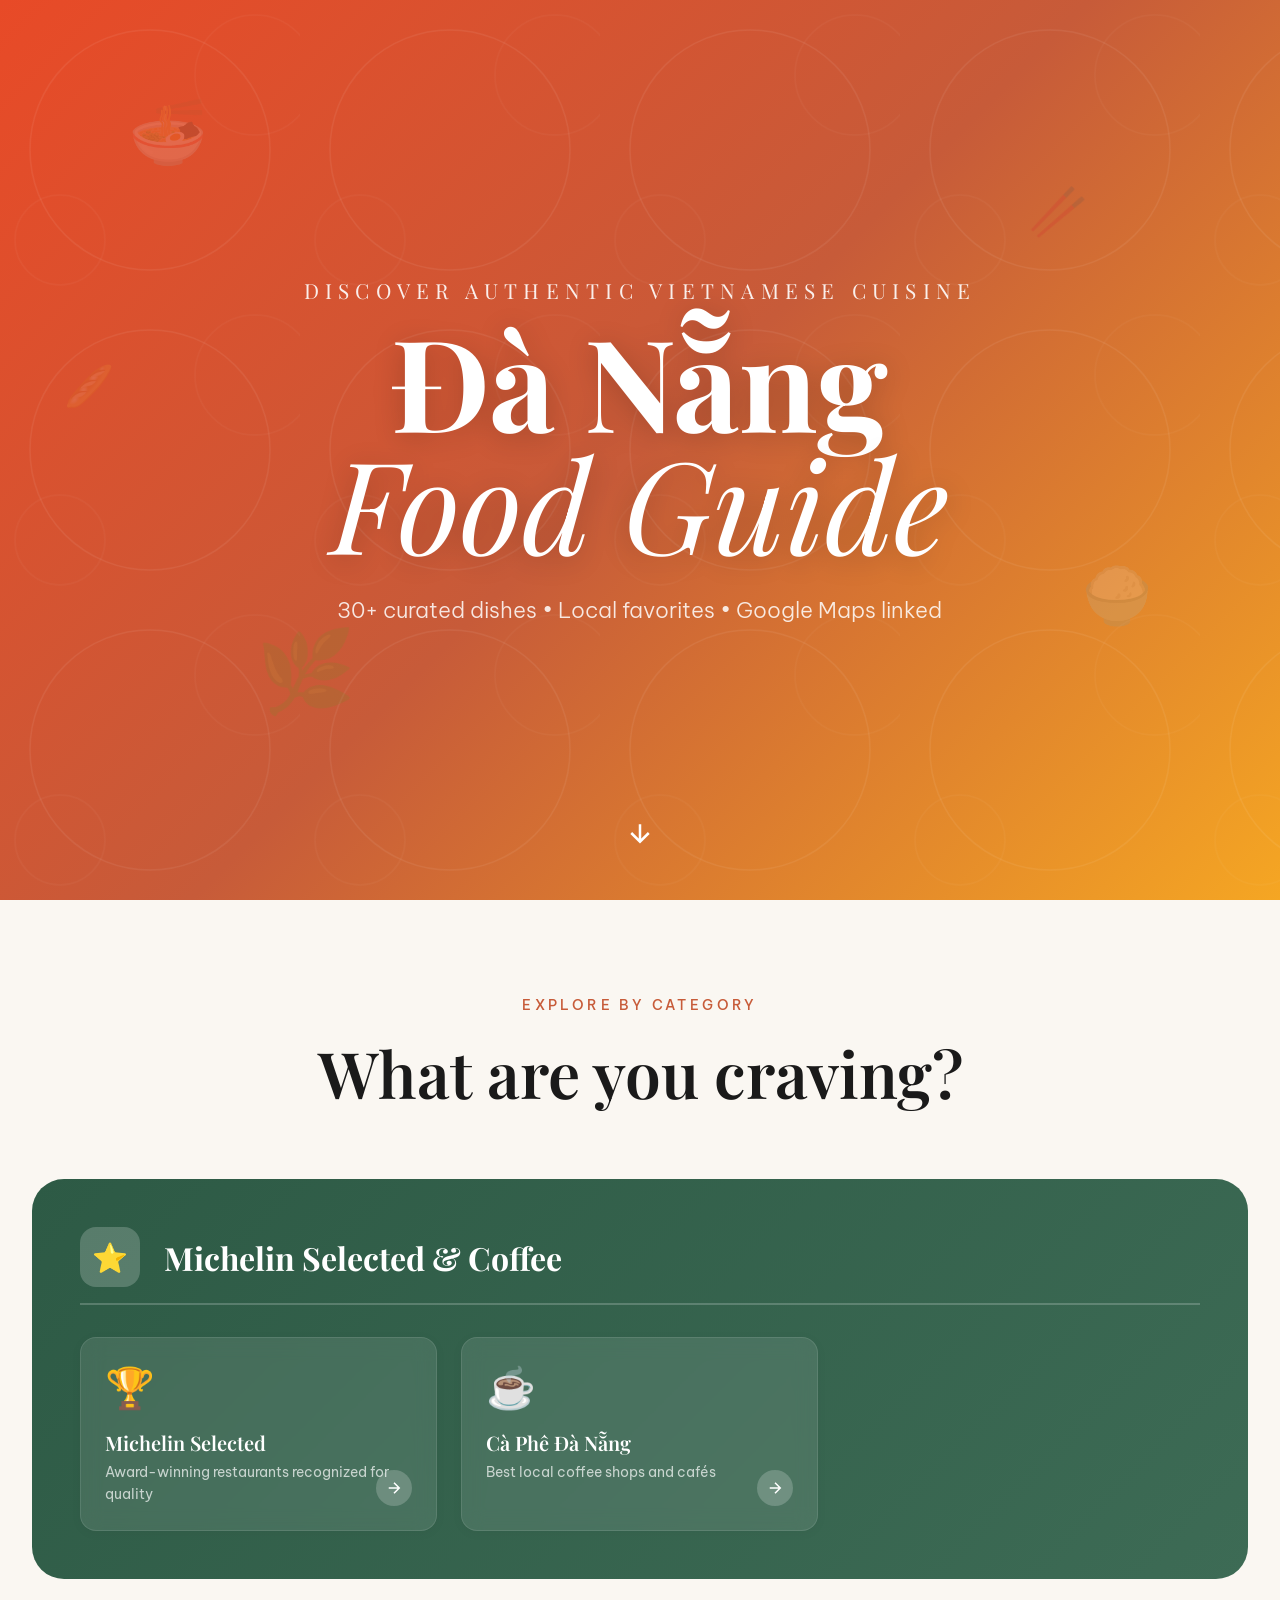
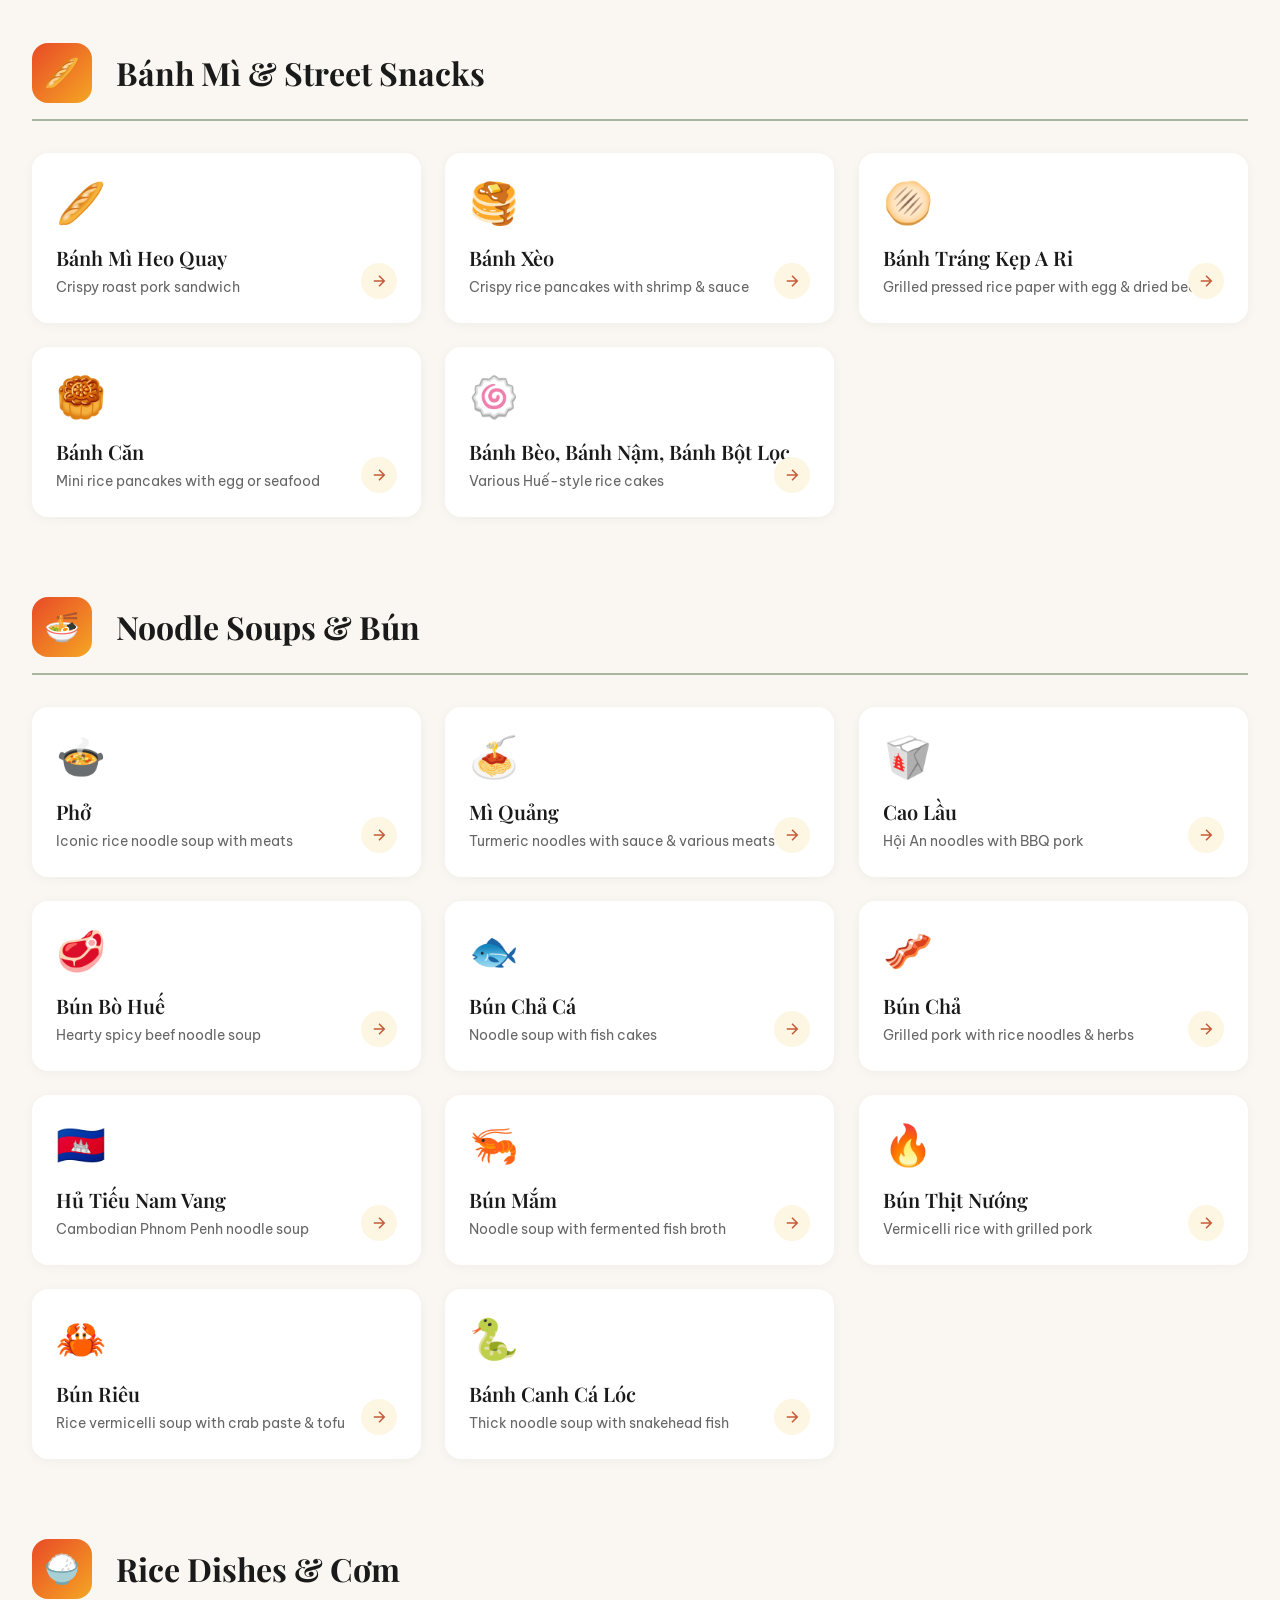
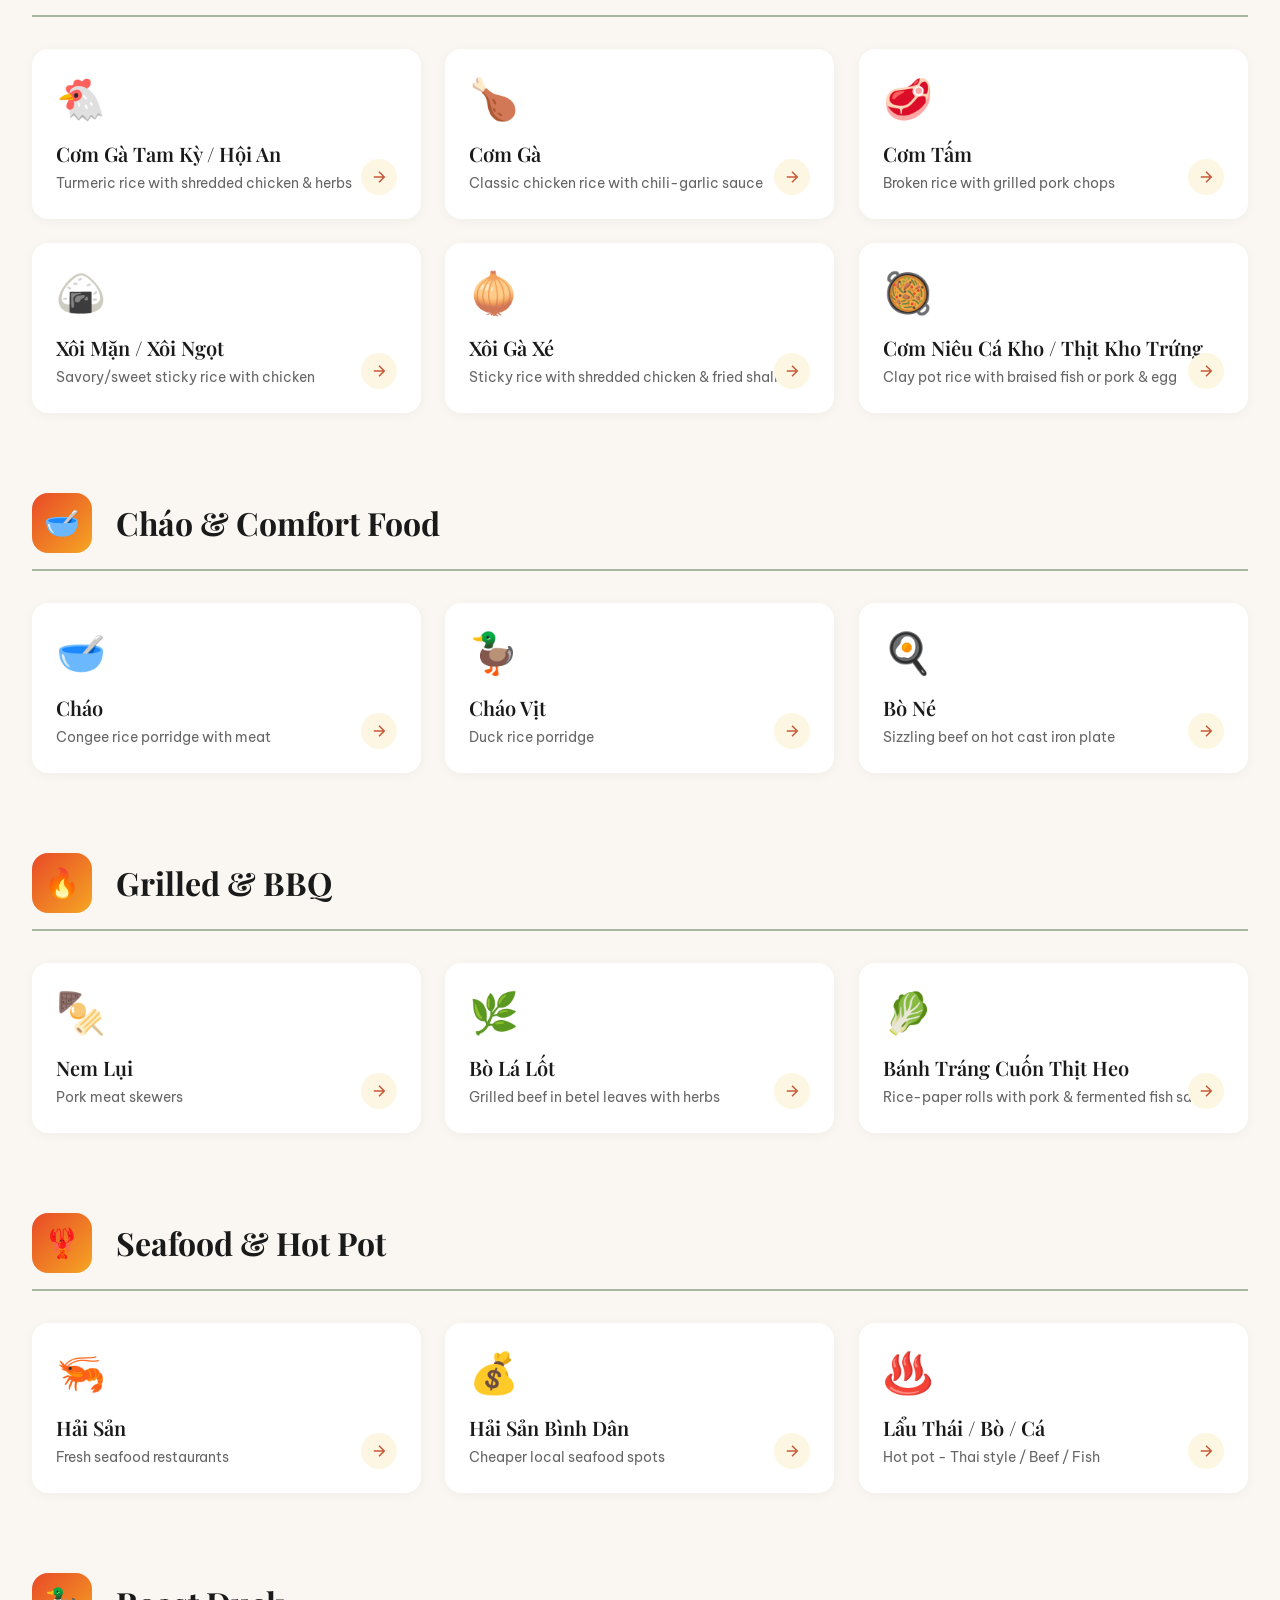
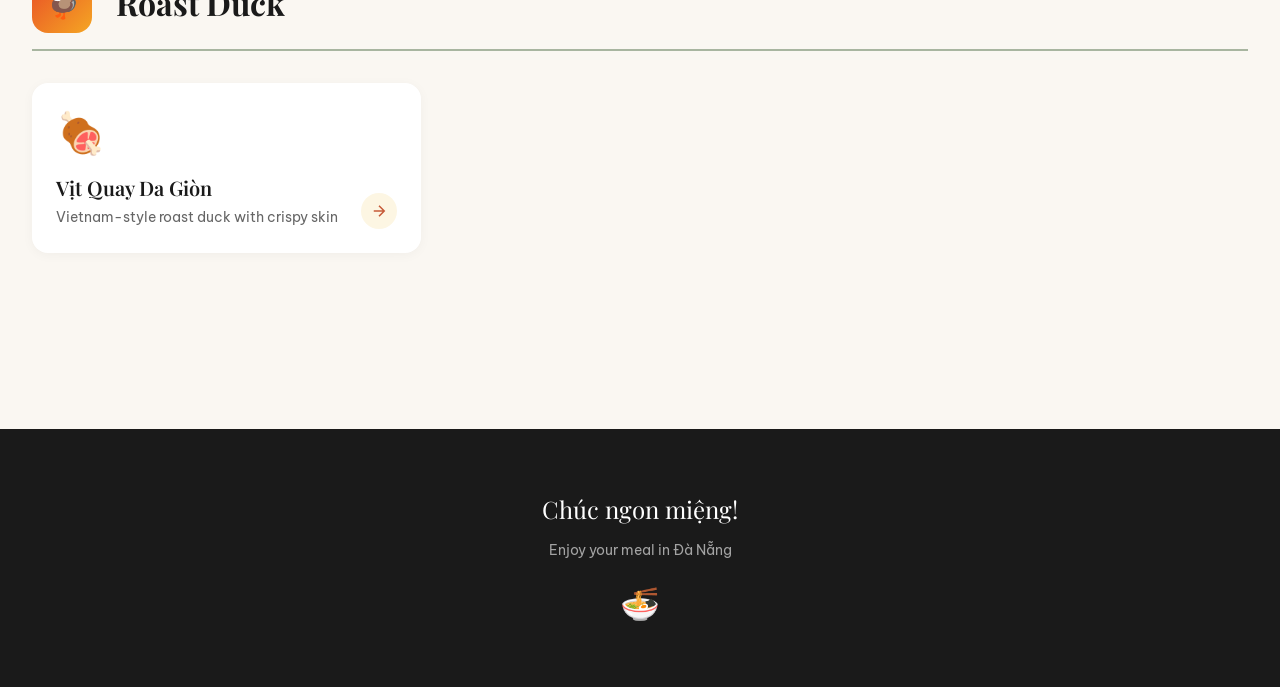
<file: foodlist.html>
<!DOCTYPE html>
<html lang="en">
<head>
    <meta charset="UTF-8">
    <meta name="viewport" content="width=device-width, initial-scale=1.0">
    <title>Đà Nẵng Food Guide</title>
    <link href="https://fonts.googleapis.com/css2?family=Playfair+Display:wght@400;600;700&family=Be+Vietnam+Pro:wght@300;400;500;600&display=swap" rel="stylesheet">
    <style>
        :root {
            --vermillion: #E84A27;
            --golden: #F5A623;
            --jade: #2D5A45;
            --cream: #FDF6E3;
            --charcoal: #1A1A1A;
            --terracotta: #C75B39;
            --sage: #A8B5A0;
            --paper: #FAF7F2;
        }

        * {
            margin: 0;
            padding: 0;
            box-sizing: border-box;
        }

        body {
            font-family: 'Be Vietnam Pro', sans-serif;
            background: var(--paper);
            color: var(--charcoal);
            overflow-x: hidden;
        }

        /* Hero Section */
        .hero {
            min-height: 100vh;
            background: linear-gradient(135deg, var(--vermillion) 0%, var(--terracotta) 50%, var(--golden) 100%);
            position: relative;
            display: flex;
            align-items: center;
            justify-content: center;
            overflow: hidden;
        }

        .hero::before {
            content: '';
            position: absolute;
            top: 0;
            left: 0;
            right: 0;
            bottom: 0;
            background: url("data:image/svg+xml,%3Csvg viewBox='0 0 100 100' xmlns='http://www.w3.org/2000/svg'%3E%3Ccircle cx='50' cy='50' r='40' fill='none' stroke='%23ffffff10' stroke-width='0.5'/%3E%3Ccircle cx='20' cy='80' r='15' fill='none' stroke='%23ffffff08' stroke-width='0.5'/%3E%3Ccircle cx='85' cy='25' r='20' fill='none' stroke='%23ffffff08' stroke-width='0.5'/%3E%3C/svg%3E");
            background-size: 300px;
            animation: floatBg 30s linear infinite;
        }

        @keyframes floatBg {
            0% { transform: translate(0, 0) rotate(0deg); }
            100% { transform: translate(-100px, -100px) rotate(360deg); }
        }

        .hero-content {
            text-align: center;
            z-index: 1;
            padding: 2rem;
        }

        .hero-subtitle {
            font-family: 'Playfair Display', serif;
            font-size: clamp(1rem, 2vw, 1.3rem);
            color: rgba(255,255,255,0.9);
            letter-spacing: 0.3em;
            text-transform: uppercase;
            margin-bottom: 1rem;
            animation: fadeInUp 1s ease-out 0.2s both;
        }

        .hero-title {
            font-family: 'Playfair Display', serif;
            font-size: clamp(3.5rem, 12vw, 8rem);
            color: white;
            font-weight: 700;
            line-height: 0.95;
            text-shadow: 0 4px 30px rgba(0,0,0,0.2);
            animation: fadeInUp 1s ease-out 0.4s both;
        }

        .hero-title span {
            display: block;
            font-style: italic;
            font-weight: 400;
        }

        .hero-tagline {
            font-size: clamp(1rem, 2.5vw, 1.4rem);
            color: rgba(255,255,255,0.85);
            margin-top: 2rem;
            font-weight: 300;
            animation: fadeInUp 1s ease-out 0.6s both;
        }

        .scroll-indicator {
            position: absolute;
            bottom: 3rem;
            left: 50%;
            transform: translateX(-50%);
            animation: bounce 2s infinite;
        }

        .scroll-indicator svg {
            width: 30px;
            height: 30px;
            stroke: white;
            stroke-width: 2;
            fill: none;
        }

        @keyframes bounce {
            0%, 100% { transform: translateX(-50%) translateY(0); }
            50% { transform: translateX(-50%) translateY(10px); }
        }

        @keyframes fadeInUp {
            from {
                opacity: 0;
                transform: translateY(40px);
            }
            to {
                opacity: 1;
                transform: translateY(0);
            }
        }

        /* Decorative Elements */
        .floating-element {
            position: absolute;
            opacity: 0.15;
            animation: float 6s ease-in-out infinite;
        }

        .floating-element:nth-child(1) { top: 10%; left: 10%; animation-delay: 0s; font-size: 4rem; }
        .floating-element:nth-child(2) { top: 20%; right: 15%; animation-delay: 1s; font-size: 3rem; }
        .floating-element:nth-child(3) { bottom: 20%; left: 20%; animation-delay: 2s; font-size: 5rem; }
        .floating-element:nth-child(4) { bottom: 30%; right: 10%; animation-delay: 0.5s; font-size: 3.5rem; }
        .floating-element:nth-child(5) { top: 40%; left: 5%; animation-delay: 1.5s; font-size: 2.5rem; }

        @keyframes float {
            0%, 100% { transform: translateY(0) rotate(0deg); }
            50% { transform: translateY(-20px) rotate(5deg); }
        }

        /* Category Section */
        .categories {
            padding: 6rem 2rem;
            max-width: 1400px;
            margin: 0 auto;
        }

        .section-header {
            text-align: center;
            margin-bottom: 4rem;
        }

        .section-label {
            font-size: 0.85rem;
            letter-spacing: 0.25em;
            text-transform: uppercase;
            color: var(--terracotta);
            font-weight: 500;
            margin-bottom: 1rem;
        }

        .section-title {
            font-family: 'Playfair Display', serif;
            font-size: clamp(2.5rem, 5vw, 4rem);
            color: var(--charcoal);
            font-weight: 600;
        }

        /* Category Cards */
        .category-grid {
            display: grid;
            grid-template-columns: repeat(auto-fit, minmax(350px, 1fr));
            gap: 2rem;
            margin-bottom: 5rem;
        }

        .category-card {
            background: white;
            border-radius: 24px;
            overflow: hidden;
            box-shadow: 0 4px 20px rgba(0,0,0,0.05);
            transition: all 0.5s cubic-bezier(0.23, 1, 0.32, 1);
            cursor: pointer;
            position: relative;
        }

        .category-card:hover {
            transform: translateY(-12px);
            box-shadow: 0 20px 60px rgba(0,0,0,0.12);
        }

        .category-card::before {
            content: '';
            position: absolute;
            top: 0;
            left: 0;
            right: 0;
            height: 5px;
            background: linear-gradient(90deg, var(--vermillion), var(--golden));
            transform: scaleX(0);
            transition: transform 0.5s ease;
        }

        .category-card:hover::before {
            transform: scaleX(1);
        }

        .category-icon {
            height: 180px;
            display: flex;
            align-items: center;
            justify-content: center;
            font-size: 5rem;
            position: relative;
            overflow: hidden;
        }

        .category-icon::after {
            content: '';
            position: absolute;
            bottom: 0;
            left: 0;
            right: 0;
            height: 60px;
            background: linear-gradient(to top, white, transparent);
        }

        .icon-michelin { background: linear-gradient(135deg, #FEF3E2 0%, #FFE4C9 100%); }
        .icon-banh-mi { background: linear-gradient(135deg, #FFF5E6 0%, #FFE8CC 100%); }
        .icon-coffee { background: linear-gradient(135deg, #F5EDE4 0%, #E8DDD0 100%); }
        .icon-noodles { background: linear-gradient(135deg, #FFF8E7 0%, #FFEDC9 100%); }
        .icon-rice { background: linear-gradient(135deg, #F0F5EC 0%, #E0EBDA 100%); }
        .icon-soup { background: linear-gradient(135deg, #FFF0E8 0%, #FFE0D0 100%); }
        .icon-seafood { background: linear-gradient(135deg, #E8F4F8 0%, #D0E8F0 100%); }
        .icon-specialty { background: linear-gradient(135deg, #FCF0F0 0%, #F8E0E0 100%); }

        .category-content {
            padding: 1.5rem 2rem 2rem;
        }

        .category-name {
            font-family: 'Playfair Display', serif;
            font-size: 1.6rem;
            font-weight: 600;
            color: var(--charcoal);
            margin-bottom: 0.5rem;
        }

        .category-count {
            font-size: 0.9rem;
            color: var(--terracotta);
            font-weight: 500;
        }

        /* Food Items Grid */
        .food-section {
            margin-bottom: 5rem;
            opacity: 0;
            transform: translateY(30px);
            transition: all 0.8s ease-out;
        }

        .food-section.visible {
            opacity: 1;
            transform: translateY(0);
        }

        .food-section-header {
            display: flex;
            align-items: center;
            gap: 1.5rem;
            margin-bottom: 2rem;
            padding-bottom: 1rem;
            border-bottom: 2px solid var(--sage);
        }

        .food-section-icon {
            width: 60px;
            height: 60px;
            background: linear-gradient(135deg, var(--vermillion), var(--golden));
            border-radius: 16px;
            display: flex;
            align-items: center;
            justify-content: center;
            font-size: 1.8rem;
        }

        .food-section-title {
            font-family: 'Playfair Display', serif;
            font-size: 2rem;
            color: var(--charcoal);
        }

        .food-grid {
            display: grid;
            grid-template-columns: repeat(auto-fill, minmax(300px, 1fr));
            gap: 1.5rem;
        }

        .food-card {
            background: white;
            border-radius: 16px;
            padding: 1.5rem;
            box-shadow: 0 2px 12px rgba(0,0,0,0.04);
            transition: all 0.4s cubic-bezier(0.23, 1, 0.32, 1);
            position: relative;
            overflow: hidden;
            text-decoration: none;
            color: inherit;
            display: block;
        }

        .food-card::before {
            content: '';
            position: absolute;
            top: 0;
            left: -100%;
            width: 100%;
            height: 100%;
            background: linear-gradient(90deg, transparent, rgba(255,255,255,0.4), transparent);
            transition: left 0.6s ease;
        }

        .food-card:hover::before {
            left: 100%;
        }

        .food-card:hover {
            transform: translateY(-6px) scale(1.02);
            box-shadow: 0 12px 40px rgba(232,74,39,0.15);
        }

        .food-emoji {
            font-size: 2.5rem;
            margin-bottom: 1rem;
            display: block;
        }

        .food-name-viet {
            font-family: 'Playfair Display', serif;
            font-size: 1.25rem;
            font-weight: 600;
            color: var(--charcoal);
            margin-bottom: 0.4rem;
        }

        .food-name-eng {
            font-size: 0.9rem;
            color: #666;
            line-height: 1.5;
        }

        .food-card-arrow {
            position: absolute;
            bottom: 1.5rem;
            right: 1.5rem;
            width: 36px;
            height: 36px;
            background: var(--cream);
            border-radius: 50%;
            display: flex;
            align-items: center;
            justify-content: center;
            transition: all 0.3s ease;
        }

        .food-card:hover .food-card-arrow {
            background: var(--vermillion);
            transform: translateX(4px);
        }

        .food-card:hover .food-card-arrow svg {
            stroke: white;
        }

        .food-card-arrow svg {
            width: 18px;
            height: 18px;
            stroke: var(--terracotta);
            stroke-width: 2;
            fill: none;
        }

        /* Footer */
        .footer {
            background: var(--charcoal);
            color: white;
            padding: 4rem 2rem;
            text-align: center;
        }

        .footer-text {
            font-family: 'Playfair Display', serif;
            font-size: 1.5rem;
            margin-bottom: 1rem;
        }

        .footer-subtext {
            color: rgba(255,255,255,0.6);
            font-size: 0.9rem;
        }

        .footer-emoji {
            font-size: 2rem;
            margin-top: 1.5rem;
            animation: pulse 2s ease-in-out infinite;
        }

        @keyframes pulse {
            0%, 100% { transform: scale(1); }
            50% { transform: scale(1.1); }
        }

        /* Responsive */
        @media (max-width: 768px) {
            .category-grid {
                grid-template-columns: 1fr;
            }
            
            .food-grid {
                grid-template-columns: 1fr;
            }
            
            .categories {
                padding: 4rem 1.5rem;
            }
        }

        /* Stagger animations */
        .food-card:nth-child(1) { animation-delay: 0.05s; }
        .food-card:nth-child(2) { animation-delay: 0.1s; }
        .food-card:nth-child(3) { animation-delay: 0.15s; }
        .food-card:nth-child(4) { animation-delay: 0.2s; }
        .food-card:nth-child(5) { animation-delay: 0.25s; }
        .food-card:nth-child(6) { animation-delay: 0.3s; }

        .food-section.visible .food-card {
            animation: cardReveal 0.6s ease-out both;
        }

        @keyframes cardReveal {
            from {
                opacity: 0;
                transform: translateY(20px) scale(0.95);
            }
            to {
                opacity: 1;
                transform: translateY(0) scale(1);
            }
        }

        /* Special highlight cards */
        .highlight-section {
            background: linear-gradient(135deg, var(--jade) 0%, #3D6B55 100%);
            border-radius: 32px;
            padding: 3rem;
            margin-bottom: 4rem;
            color: white;
        }

        .highlight-section .food-section-header {
            border-bottom-color: rgba(255,255,255,0.2);
        }

        .highlight-section .food-section-icon {
            background: rgba(255,255,255,0.2);
        }

        .highlight-section .food-section-title {
            color: white;
        }

        .highlight-section .food-card {
            background: rgba(255,255,255,0.1);
            backdrop-filter: blur(10px);
            border: 1px solid rgba(255,255,255,0.1);
        }

        .highlight-section .food-name-viet {
            color: white;
        }

        .highlight-section .food-name-eng {
            color: rgba(255,255,255,0.7);
        }

        .highlight-section .food-card-arrow {
            background: rgba(255,255,255,0.2);
        }

        .highlight-section .food-card-arrow svg {
            stroke: white;
        }

        .highlight-section .food-card:hover {
            box-shadow: 0 12px 40px rgba(0,0,0,0.3);
            background: rgba(255,255,255,0.15);
        }
    </style>
</head>
<body>
    <!-- Hero Section -->
    <section class="hero">
        <div class="floating-element">🍜</div>
        <div class="floating-element">🥢</div>
        <div class="floating-element">🌿</div>
        <div class="floating-element">🍚</div>
        <div class="floating-element">🥖</div>
        
        <div class="hero-content">
            <p class="hero-subtitle">Discover Authentic Vietnamese Cuisine</p>
            <h1 class="hero-title">Đà Nẵng<span>Food Guide</span></h1>
            <p class="hero-tagline">30+ curated dishes • Local favorites • Google Maps linked</p>
        </div>
        
        <div class="scroll-indicator">
            <svg viewBox="0 0 24 24">
                <path d="M12 5v14M5 12l7 7 7-7"/>
            </svg>
        </div>
    </section>

    <!-- Main Content -->
    <main class="categories">
        <div class="section-header">
            <p class="section-label">Explore by Category</p>
            <h2 class="section-title">What are you craving?</h2>
        </div>

        <!-- Michelin & Special -->
        <div class="highlight-section food-section" id="michelin">
            <div class="food-section-header">
                <div class="food-section-icon">⭐</div>
                <h3 class="food-section-title">Michelin Selected & Coffee</h3>
            </div>
            <div class="food-grid">
                <a href="https://www.google.com/maps/@16.0684491,108.2159333,14z/data=!3m1!4b1!4m2!6m1!1s1I8Yp71z3E0weyU8Nf5aDqJDFbN9LgVo?entry=ttu" target="_blank" class="food-card">
                    <span class="food-emoji">🏆</span>
                    <div class="food-name-viet">Michelin Selected</div>
                    <div class="food-name-eng">Award-winning restaurants recognized for quality</div>
                    <div class="food-card-arrow"><svg viewBox="0 0 24 24"><path d="M5 12h14M12 5l7 7-7 7"/></svg></div>
                </a>
                <a href="https://www.google.com/maps/@16.0710133,108.2227656,14z/data=!3m1!4b1!4m2!6m1!1s1JwuqpoeJTRP8pCBBhY7EBDrD1YQdZSg?entry=ttu" target="_blank" class="food-card">
                    <span class="food-emoji">☕</span>
                    <div class="food-name-viet">Cà Phê Đà Nẵng</div>
                    <div class="food-name-eng">Best local coffee shops and cafés</div>
                    <div class="food-card-arrow"><svg viewBox="0 0 24 24"><path d="M5 12h14M12 5l7 7-7 7"/></svg></div>
                </a>
            </div>
        </div>

        <!-- Bánh Mì & Street Snacks -->
        <div class="food-section" id="banh-mi">
            <div class="food-section-header">
                <div class="food-section-icon">🥖</div>
                <h3 class="food-section-title">Bánh Mì & Street Snacks</h3>
            </div>
            <div class="food-grid">
                <a href="https://www.google.com/maps/@16.0710133,108.2227656,14z/data=!3m1!4b1!4m2!6m1!1s1JwuqpoeJTRP8pCBBhY7EBDrD1YQdZSg?entry=ttu" target="_blank" class="food-card">
                    <span class="food-emoji">🥖</span>
                    <div class="food-name-viet">Bánh Mì Heo Quay</div>
                    <div class="food-name-eng">Crispy roast pork sandwich</div>
                    <div class="food-card-arrow"><svg viewBox="0 0 24 24"><path d="M5 12h14M12 5l7 7-7 7"/></svg></div>
                </a>
                <a href="http://google.com/maps/@16.0658391,108.2060706,14.25z/data=!4m2!6m1!1s1wsNrzPwwHL9Ys8L4mqjsIeICzI1i-Os?entry=ttu" target="_blank" class="food-card">
                    <span class="food-emoji">🥞</span>
                    <div class="food-name-viet">Bánh Xèo</div>
                    <div class="food-name-eng">Crispy rice pancakes with shrimp & sauce</div>
                    <div class="food-card-arrow"><svg viewBox="0 0 24 24"><path d="M5 12h14M12 5l7 7-7 7"/></svg></div>
                </a>
                <a href="https://www.google.com/maps/@16.0625176,108.2149129,14z/data=!3m1!4b1!4m2!6m1!1s1rqokxHRw5IKA_6merhsQXsoS6oOo45o?entry=ttu" target="_blank" class="food-card">
                    <span class="food-emoji">🫓</span>
                    <div class="food-name-viet">Bánh Tráng Kẹp A Ri</div>
                    <div class="food-name-eng">Grilled pressed rice paper with egg & dried beef</div>
                    <div class="food-card-arrow"><svg viewBox="0 0 24 24"><path d="M5 12h14M12 5l7 7-7 7"/></svg></div>
                </a>
                <a href="http://google.com/maps/@16.0543551,108.2137051,15z/data=!4m2!6m1!1s1ygYpPUW8zoWUilGTntqpLO_bKfSEpH0?entry=ttu" target="_blank" class="food-card">
                    <span class="food-emoji">🥮</span>
                    <div class="food-name-viet">Bánh Căn</div>
                    <div class="food-name-eng">Mini rice pancakes with egg or seafood</div>
                    <div class="food-card-arrow"><svg viewBox="0 0 24 24"><path d="M5 12h14M12 5l7 7-7 7"/></svg></div>
                </a>
                <a href="http://google.com/maps/@16.066049,108.2107415,16z/data=!4m2!6m1!1s1WwDVnXLoWlPcXeXj_afyuwuUtSIMpfs?entry=ttu" target="_blank" class="food-card">
                    <span class="food-emoji">🍥</span>
                    <div class="food-name-viet">Bánh Bèo, Bánh Nậm, Bánh Bột Lọc</div>
                    <div class="food-name-eng">Various Huế-style rice cakes</div>
                    <div class="food-card-arrow"><svg viewBox="0 0 24 24"><path d="M5 12h14M12 5l7 7-7 7"/></svg></div>
                </a>
            </div>
        </div>

        <!-- Noodle Soups -->
        <div class="food-section" id="noodles">
            <div class="food-section-header">
                <div class="food-section-icon">🍜</div>
                <h3 class="food-section-title">Noodle Soups & Bún</h3>
            </div>
            <div class="food-grid">
                <a href="https://www.google.com/maps/@16.0739656,108.2178258,14z/data=!3m1!4b1!4m2!6m1!1s1YI43VaOymnAdgTUXzeFY_XmBUd2Xkm0?entry=ttu" target="_blank" class="food-card">
                    <span class="food-emoji">🍲</span>
                    <div class="food-name-viet">Phở</div>
                    <div class="food-name-eng">Iconic rice noodle soup with meats</div>
                    <div class="food-card-arrow"><svg viewBox="0 0 24 24"><path d="M5 12h14M12 5l7 7-7 7"/></svg></div>
                </a>
                <a href="https://www.google.com/maps/@16.0595895,108.2226864,15z/data=!3m1!4b1!4m2!6m1!1s1dRkfvzw4hhmCpN7jLEKhiVpTKZNL1uE?entry=ttu" target="_blank" class="food-card">
                    <span class="food-emoji">🍝</span>
                    <div class="food-name-viet">Mì Quảng</div>
                    <div class="food-name-eng">Turmeric noodles with sauce & various meats</div>
                    <div class="food-card-arrow"><svg viewBox="0 0 24 24"><path d="M5 12h14M12 5l7 7-7 7"/></svg></div>
                </a>
                <a href="http://google.com/maps/@16.0651506,108.213008,14z/data=!4m2!6m1!1s1LMVtLaL1T8ILltNpyqWmvRqAflrRrIA?entry=ttu" target="_blank" class="food-card">
                    <span class="food-emoji">🥡</span>
                    <div class="food-name-viet">Cao Lầu</div>
                    <div class="food-name-eng">Hội An noodles with BBQ pork</div>
                    <div class="food-card-arrow"><svg viewBox="0 0 24 24"><path d="M5 12h14M12 5l7 7-7 7"/></svg></div>
                </a>
                <a href="https://www.google.com/maps/@16.0603568,108.2105368,15z/data=!3m1!4b1!4m2!6m1!1s1gjWSvjZybkooIVLtBBqO1UriUUhvl-Y?entry=ttu" target="_blank" class="food-card">
                    <span class="food-emoji">🥩</span>
                    <div class="food-name-viet">Bún Bò Huế</div>
                    <div class="food-name-eng">Hearty spicy beef noodle soup</div>
                    <div class="food-card-arrow"><svg viewBox="0 0 24 24"><path d="M5 12h14M12 5l7 7-7 7"/></svg></div>
                </a>
                <a href="https://www.google.com/maps/@16.0694231,108.2155482,14z/data=!3m1!4b1!4m2!6m1!1s1culJftF9Dnpo6fKvZGktvI8NWtamA1A?entry=ttu" target="_blank" class="food-card">
                    <span class="food-emoji">🐟</span>
                    <div class="food-name-viet">Bún Chả Cá</div>
                    <div class="food-name-eng">Noodle soup with fish cakes</div>
                    <div class="food-card-arrow"><svg viewBox="0 0 24 24"><path d="M5 12h14M12 5l7 7-7 7"/></svg></div>
                </a>
                <a href="https://www.google.com/maps/@16.0694231,108.2155482,14z/data=!4m2!6m1!1s1ikIDjqx6-jCYZAG0Hfd6sAp_p4zYAws?entry=ttu" target="_blank" class="food-card">
                    <span class="food-emoji">🥓</span>
                    <div class="food-name-viet">Bún Chả</div>
                    <div class="food-name-eng">Grilled pork with rice noodles & herbs</div>
                    <div class="food-card-arrow"><svg viewBox="0 0 24 24"><path d="M5 12h14M12 5l7 7-7 7"/></svg></div>
                </a>
                <a href="http://google.com/maps/@16.0605269,108.2168778,14z/data=!4m2!6m1!1s1nSx8juGktIZ5cc0W8LFZ0oxcCbGW3CU?entry=ttu" target="_blank" class="food-card">
                    <span class="food-emoji">🇰🇭</span>
                    <div class="food-name-viet">Hủ Tiếu Nam Vang</div>
                    <div class="food-name-eng">Cambodian Phnom Penh noodle soup</div>
                    <div class="food-card-arrow"><svg viewBox="0 0 24 24"><path d="M5 12h14M12 5l7 7-7 7"/></svg></div>
                </a>
                <a href="https://www.google.com/maps/@16.0662206,108.2205464,15z/data=!3m1!4b1!4m2!6m1!1s1EqzK8tLk9bIKuPKi26x-7kTHV3pEn3I?entry=ttu" target="_blank" class="food-card">
                    <span class="food-emoji">🦐</span>
                    <div class="food-name-viet">Bún Mắm</div>
                    <div class="food-name-eng">Noodle soup with fermented fish broth</div>
                    <div class="food-card-arrow"><svg viewBox="0 0 24 24"><path d="M5 12h14M12 5l7 7-7 7"/></svg></div>
                </a>
                <a href="https://www.google.com/maps/@16.0582351,108.2160697,15z/data=!3m1!4b1!4m2!6m1!1s1TIJfqwbcskv4ZwLyPAqae67F7QNkVd4?entry=ttu" target="_blank" class="food-card">
                    <span class="food-emoji">🔥</span>
                    <div class="food-name-viet">Bún Thịt Nướng</div>
                    <div class="food-name-eng">Vermicelli rice with grilled pork</div>
                    <div class="food-card-arrow"><svg viewBox="0 0 24 24"><path d="M5 12h14M12 5l7 7-7 7"/></svg></div>
                </a>
                <a href="https://www.google.com/maps/@16.0692544,108.2109855,15z/data=!3m1!4b1!4m2!6m1!1s1ds2ITia6B7eYb574CTma21dM_VDO-WY?entry=ttu" target="_blank" class="food-card">
                    <span class="food-emoji">🦀</span>
                    <div class="food-name-viet">Bún Riêu</div>
                    <div class="food-name-eng">Rice vermicelli soup with crab paste & tofu</div>
                    <div class="food-card-arrow"><svg viewBox="0 0 24 24"><path d="M5 12h14M12 5l7 7-7 7"/></svg></div>
                </a>
                <a href="https://www.google.com/maps/@16.0692544,108.2109855,15z/data=!4m2!6m1!1s1_8duQllrBX6NlDpc-ESrEiWGSqKhEmw?entry=ttu" target="_blank" class="food-card">
                    <span class="food-emoji">🐍</span>
                    <div class="food-name-viet">Bánh Canh Cá Lóc</div>
                    <div class="food-name-eng">Thick noodle soup with snakehead fish</div>
                    <div class="food-card-arrow"><svg viewBox="0 0 24 24"><path d="M5 12h14M12 5l7 7-7 7"/></svg></div>
                </a>
            </div>
        </div>

        <!-- Rice Dishes -->
        <div class="food-section" id="rice">
            <div class="food-section-header">
                <div class="food-section-icon">🍚</div>
                <h3 class="food-section-title">Rice Dishes & Cơm</h3>
            </div>
            <div class="food-grid">
                <a href="https://www.google.com/maps/@16.0674243,108.2197983,14z/data=!3m1!4b1!4m2!6m1!1s1C9Hy61pCtq4rhNS7l91tVmpL1gPhC-A?entry=ttu" target="_blank" class="food-card">
                    <span class="food-emoji">🐔</span>
                    <div class="food-name-viet">Cơm Gà Tam Kỳ / Hội An</div>
                    <div class="food-name-eng">Turmeric rice with shredded chicken & herbs</div>
                    <div class="food-card-arrow"><svg viewBox="0 0 24 24"><path d="M5 12h14M12 5l7 7-7 7"/></svg></div>
                </a>
                <a href="https://www.google.com/maps/@16.0696813,108.2152217,14z/data=!3m1!4b1!4m2!6m1!1s1HLTq4OEjcEgaOrMYU8Ll7honO4CtVvM?entry=ttu" target="_blank" class="food-card">
                    <span class="food-emoji">🍗</span>
                    <div class="food-name-viet">Cơm Gà</div>
                    <div class="food-name-eng">Classic chicken rice with chili-garlic sauce</div>
                    <div class="food-card-arrow"><svg viewBox="0 0 24 24"><path d="M5 12h14M12 5l7 7-7 7"/></svg></div>
                </a>
                <a href="https://www.google.com/maps/@16.0678806,108.2100882,14z/data=!3m1!4b1!4m2!6m1!1s1LlkmqqY8hFOp_uSEwoExUjZWr1QQmRI?entry=ttu" target="_blank" class="food-card">
                    <span class="food-emoji">🥩</span>
                    <div class="food-name-viet">Cơm Tấm</div>
                    <div class="food-name-eng">Broken rice with grilled pork chops</div>
                    <div class="food-card-arrow"><svg viewBox="0 0 24 24"><path d="M5 12h14M12 5l7 7-7 7"/></svg></div>
                </a>
                <a href="https://www.google.com/maps/@16.066049,108.2107415,16z/data=!3m1!4b1!4m2!6m1!1s1329qokEsL99TdxLxfmuxAzR8_U-inKI?entry=ttu" target="_blank" class="food-card">
                    <span class="food-emoji">🍙</span>
                    <div class="food-name-viet">Xôi Mặn / Xôi Ngọt</div>
                    <div class="food-name-eng">Savory/sweet sticky rice with chicken</div>
                    <div class="food-card-arrow"><svg viewBox="0 0 24 24"><path d="M5 12h14M12 5l7 7-7 7"/></svg></div>
                </a>
                <a href="https://www.google.com/maps/@16.0656948,108.1946507,14z/data=!3m1!4b1!4m2!6m1!1s1s9VvdmUhBT3p-glUys86mgFZSdxC0Cs?entry=ttu" target="_blank" class="food-card">
                    <span class="food-emoji">🧅</span>
                    <div class="food-name-viet">Xôi Gà Xé</div>
                    <div class="food-name-eng">Sticky rice with shredded chicken & fried shallots</div>
                    <div class="food-card-arrow"><svg viewBox="0 0 24 24"><path d="M5 12h14M12 5l7 7-7 7"/></svg></div>
                </a>
                <a href="https://www.google.com/maps/@8.847219,117.9119713,3z/data=!3m1!4b1!4m2!6m1!1s1vFW0oamLH92lWGRyTvreIl6-9Ne1DmA?entry=ttu" target="_blank" class="food-card">
                    <span class="food-emoji">🥘</span>
                    <div class="food-name-viet">Cơm Niêu Cá Kho / Thịt Kho Trứng</div>
                    <div class="food-name-eng">Clay pot rice with braised fish or pork & egg</div>
                    <div class="food-card-arrow"><svg viewBox="0 0 24 24"><path d="M5 12h14M12 5l7 7-7 7"/></svg></div>
                </a>
            </div>
        </div>

        <!-- Porridge & Comfort -->
        <div class="food-section" id="porridge">
            <div class="food-section-header">
                <div class="food-section-icon">🥣</div>
                <h3 class="food-section-title">Cháo & Comfort Food</h3>
            </div>
            <div class="food-grid">
                <a href="https://www.google.com/maps/@16.0700831,108.2142427,16z/data=!3m1!4b1!4m2!6m1!1s1PBQnkyw6-_PBMs1KMvwLxalH14JFdZE?entry=ttu" target="_blank" class="food-card">
                    <span class="food-emoji">🥣</span>
                    <div class="food-name-viet">Cháo</div>
                    <div class="food-name-eng">Congee rice porridge with meat</div>
                    <div class="food-card-arrow"><svg viewBox="0 0 24 24"><path d="M5 12h14M12 5l7 7-7 7"/></svg></div>
                </a>
                <a href="https://www.google.com/maps/@16.0617971,108.216817,14z/data=!3m1!4b1!4m2!6m1!1s1ztiKO38LP4tVnGVefAqSde-V8xKPA_s?entry=ttu" target="_blank" class="food-card">
                    <span class="food-emoji">🦆</span>
                    <div class="food-name-viet">Cháo Vịt</div>
                    <div class="food-name-eng">Duck rice porridge</div>
                    <div class="food-card-arrow"><svg viewBox="0 0 24 24"><path d="M5 12h14M12 5l7 7-7 7"/></svg></div>
                </a>
                <a href="https://www.google.com/maps/@16.0691313,108.2150571,14z/data=!3m1!4b1!4m2!6m1!1s1Ky_pL4rVk4u_3sKNieX_qhgRzgQpuYA?entry=ttu" target="_blank" class="food-card">
                    <span class="food-emoji">🍳</span>
                    <div class="food-name-viet">Bò Né</div>
                    <div class="food-name-eng">Sizzling beef on hot cast iron plate</div>
                    <div class="food-card-arrow"><svg viewBox="0 0 24 24"><path d="M5 12h14M12 5l7 7-7 7"/></svg></div>
                </a>
            </div>
        </div>

        <!-- Grilled & BBQ -->
        <div class="food-section" id="grilled">
            <div class="food-section-header">
                <div class="food-section-icon">🔥</div>
                <h3 class="food-section-title">Grilled & BBQ</h3>
            </div>
            <div class="food-grid">
                <a href="http://google.com/maps/@16.0579932,108.2134391,15z/data=!4m2!6m1!1s1L3x5ySfqhJ2OvLhexiALwvNKOZv9edY?entry=ttu" target="_blank" class="food-card">
                    <span class="food-emoji">🍢</span>
                    <div class="food-name-viet">Nem Lụi</div>
                    <div class="food-name-eng">Pork meat skewers</div>
                    <div class="food-card-arrow"><svg viewBox="0 0 24 24"><path d="M5 12h14M12 5l7 7-7 7"/></svg></div>
                </a>
                <a href="https://www.google.com/maps/@16.0715653,108.22195,15z/data=!3m1!4b1!4m2!6m1!1s1PJKER1oIWnxxI8u5-bd861Sdf-JTqOo?entry=ttu" target="_blank" class="food-card">
                    <span class="food-emoji">🌿</span>
                    <div class="food-name-viet">Bò Lá Lốt</div>
                    <div class="food-name-eng">Grilled beef in betel leaves with herbs</div>
                    <div class="food-card-arrow"><svg viewBox="0 0 24 24"><path d="M5 12h14M12 5l7 7-7 7"/></svg></div>
                </a>
                <a href="https://www.google.com/maps/@16.0466496,108.2106309,14z/data=!3m1!4b1!4m2!6m1!1s1CRu3wsqOaBMLqz4_uJUMN7-RB8g4xvI?entry=ttu" target="_blank" class="food-card">
                    <span class="food-emoji">🥬</span>
                    <div class="food-name-viet">Bánh Tráng Cuốn Thịt Heo</div>
                    <div class="food-name-eng">Rice-paper rolls with pork & fermented fish sauce</div>
                    <div class="food-card-arrow"><svg viewBox="0 0 24 24"><path d="M5 12h14M12 5l7 7-7 7"/></svg></div>
                </a>
            </div>
        </div>

        <!-- Seafood & Hot Pot -->
        <div class="food-section" id="seafood">
            <div class="food-section-header">
                <div class="food-section-icon">🦞</div>
                <h3 class="food-section-title">Seafood & Hot Pot</h3>
            </div>
            <div class="food-grid">
                <a href="http://google.com/maps/@16.0601056,108.2030728,13.5z/data=!4m2!6m1!1s1i3OSLqxPJXgI81wXHmkdAzT2GcX4jg8?entry=ttu" target="_blank" class="food-card">
                    <span class="food-emoji">🦐</span>
                    <div class="food-name-viet">Hải Sản</div>
                    <div class="food-name-eng">Fresh seafood restaurants</div>
                    <div class="food-card-arrow"><svg viewBox="0 0 24 24"><path d="M5 12h14M12 5l7 7-7 7"/></svg></div>
                </a>
                <a href="http://google.com/maps/@16.0794441,108.2320482,15z/data=!4m2!6m1!1s1d8N6w-FUMQ8Hv_d43oeBuT-T51C3p-c?entry=ttu" target="_blank" class="food-card">
                    <span class="food-emoji">💰</span>
                    <div class="food-name-viet">Hải Sản Bình Dân</div>
                    <div class="food-name-eng">Cheaper local seafood spots</div>
                    <div class="food-card-arrow"><svg viewBox="0 0 24 24"><path d="M5 12h14M12 5l7 7-7 7"/></svg></div>
                </a>
                <a href="https://www.google.com/maps/@16.0724963,108.2136747,14z/data=!3m1!4b1!4m2!6m1!1s1yetI0Ub2PHsGUWXXGzxHyU00cILkIA0?entry=ttu" target="_blank" class="food-card">
                    <span class="food-emoji">♨️</span>
                    <div class="food-name-viet">Lẩu Thái / Bò / Cá</div>
                    <div class="food-name-eng">Hot pot - Thai style / Beef / Fish</div>
                    <div class="food-card-arrow"><svg viewBox="0 0 24 24"><path d="M5 12h14M12 5l7 7-7 7"/></svg></div>
                </a>
            </div>
        </div>

        <!-- Roast Duck -->
        <div class="food-section" id="duck">
            <div class="food-section-header">
                <div class="food-section-icon">🦆</div>
                <h3 class="food-section-title">Roast Duck</h3>
            </div>
            <div class="food-grid">
                <a href="https://www.google.com/maps/@16.038881,108.2214412,13z/data=!3m1!4b1!4m2!6m1!1s1AjS5wHMXSMrsge76_N6YfXqY7pfuySM?entry=ttu" target="_blank" class="food-card">
                    <span class="food-emoji">🍖</span>
                    <div class="food-name-viet">Vịt Quay Da Giòn</div>
                    <div class="food-name-eng">Vietnam-style roast duck with crispy skin</div>
                    <div class="food-card-arrow"><svg viewBox="0 0 24 24"><path d="M5 12h14M12 5l7 7-7 7"/></svg></div>
                </a>
            </div>
        </div>

    </main>

    <!-- Footer -->
    <footer class="footer">
        <p class="footer-text">Chúc ngon miệng!</p>
        <p class="footer-subtext">Enjoy your meal in Đà Nẵng</p>
        <div class="footer-emoji">🍜</div>
    </footer>

    <script>
        // Intersection Observer for scroll animations
        const observerOptions = {
            threshold: 0.1,
            rootMargin: '0px 0px -50px 0px'
        };

        const observer = new IntersectionObserver((entries) => {
            entries.forEach(entry => {
                if (entry.isIntersecting) {
                    entry.target.classList.add('visible');
                }
            });
        }, observerOptions);

        document.querySelectorAll('.food-section').forEach(section => {
            observer.observe(section);
        });

        // Smooth scroll for internal links
        document.querySelectorAll('a[href^="#"]').forEach(anchor => {
            anchor.addEventListener('click', function (e) {
                e.preventDefault();
                document.querySelector(this.getAttribute('href')).scrollIntoView({
                    behavior: 'smooth'
                });
            });
        });

        // Parallax effect on hero
        window.addEventListener('scroll', () => {
            const scrolled = window.pageYOffset;
            const hero = document.querySelector('.hero-content');
            if (hero && scrolled < window.innerHeight) {
                hero.style.transform = `translateY(${scrolled * 0.3}px)`;
                hero.style.opacity = 1 - (scrolled / window.innerHeight);
            }
        });
    </script>
</body>
</html>
</file>
